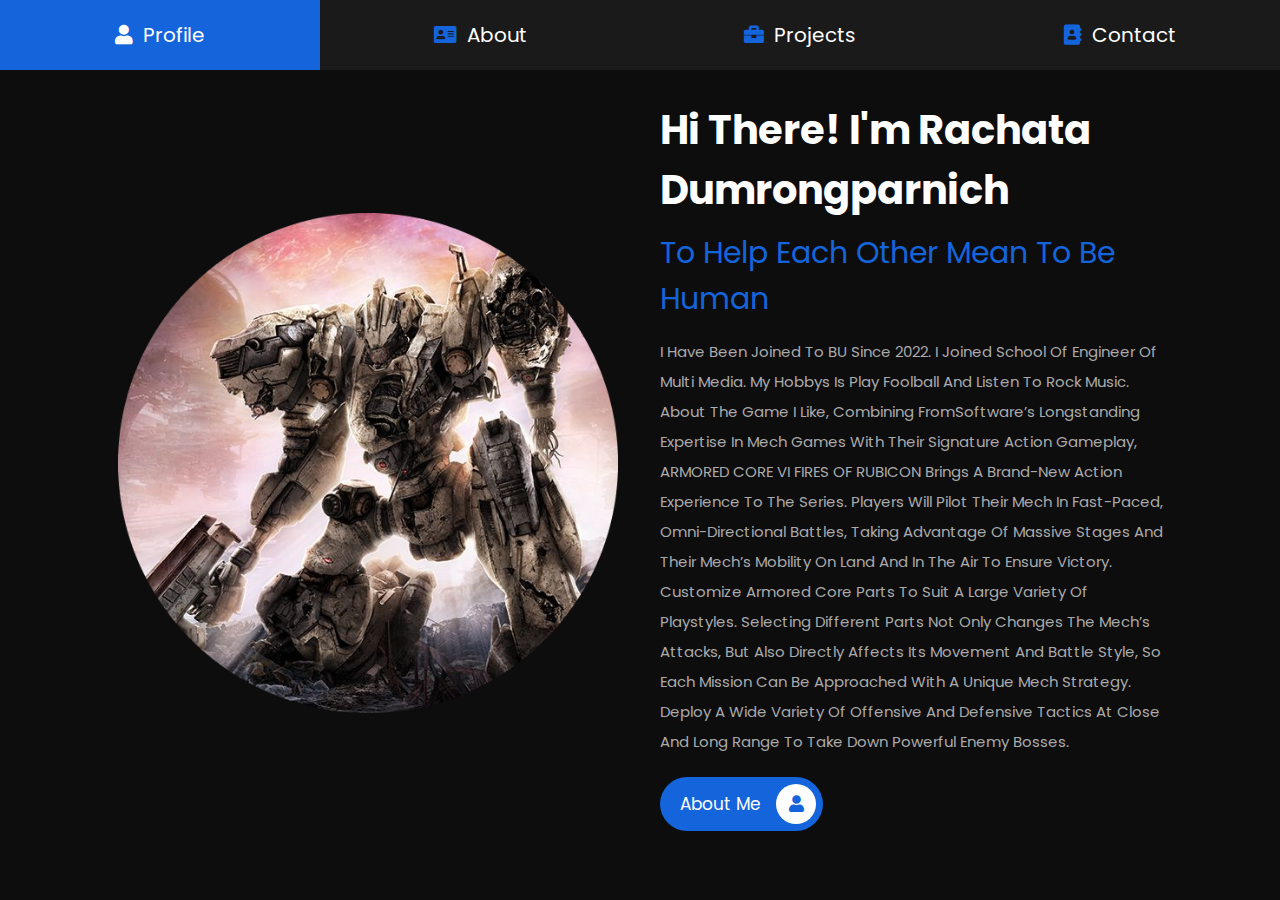
<file: index.html>
<!DOCTYPE html>
<html lang="en">
<head>
    <meta charset="UTF-8">
    <meta http-equiv="X-UA-Compatible" content="IE=edge">
    <meta name="viewport" content="width=device-width, initial-scale=1.0">
    <title>Rachata's Profile</title>

    <!-- font awesome cdn link  -->
    <link rel="stylesheet" href="https://cdnjs.cloudflare.com/ajax/libs/font-awesome/5.15.4/css/all.min.css">

    <!-- custom css file link  -->
    <link rel="stylesheet" href="css/style.css">

</head>
<body>
    
<!-- navbar section starts  -->

<nav class="navbar">
    <a href="index.html" class="active"> <i class="fas fa-user"></i> <span>profile</span> </a>
    <a href="about.html"> <i class="fas fa-address-card"></i> <span>about</span> </a>
    <a href="projects.html"> <i class="fas fa-briefcase"></i> <span>projects</span> </a>
    <a href="contact.html"> <i class="fas fa-address-book"></i> <span>contact</span> </a>
</nav>

<!-- navbar section ends -->

<!-- home section starts  -->

<section class="home">

    <div class="image">
        <img src="images/profile.png" alt="">
    </div>

    <div class="content">
        <h3>Hi there! I'm Rachata Dumrongparnich</h3>
        <span>To help each other mean to be human</span>
        <p>I have been Joined to BU since 2022. I Joined school of engineer of multi Media. My hobbys is play foolball and listen to rock music. About the game I like, Combining FromSoftware’s longstanding expertise in mech games with their signature action gameplay, ARMORED CORE VI FIRES OF RUBICON brings a brand-new action experience to the series. Players will pilot their mech in fast-paced, omni-directional battles, taking advantage of massive stages and their mech’s mobility on land and in the air to ensure victory. Customize Armored Core parts to suit a large variety of playstyles. Selecting different parts not only changes the mech’s attacks, but also directly affects its movement and battle style, so each mission can be approached with a unique mech strategy. Deploy a wide variety of offensive and defensive tactics at close and long range to take down powerful enemy bosses.</p>
        <a href="about.html" class="btn"> about me <i class="fas fa-user"></i> </a>
    </div>

</section>

<!-- home section ends -->

</body>
</html>
</file>
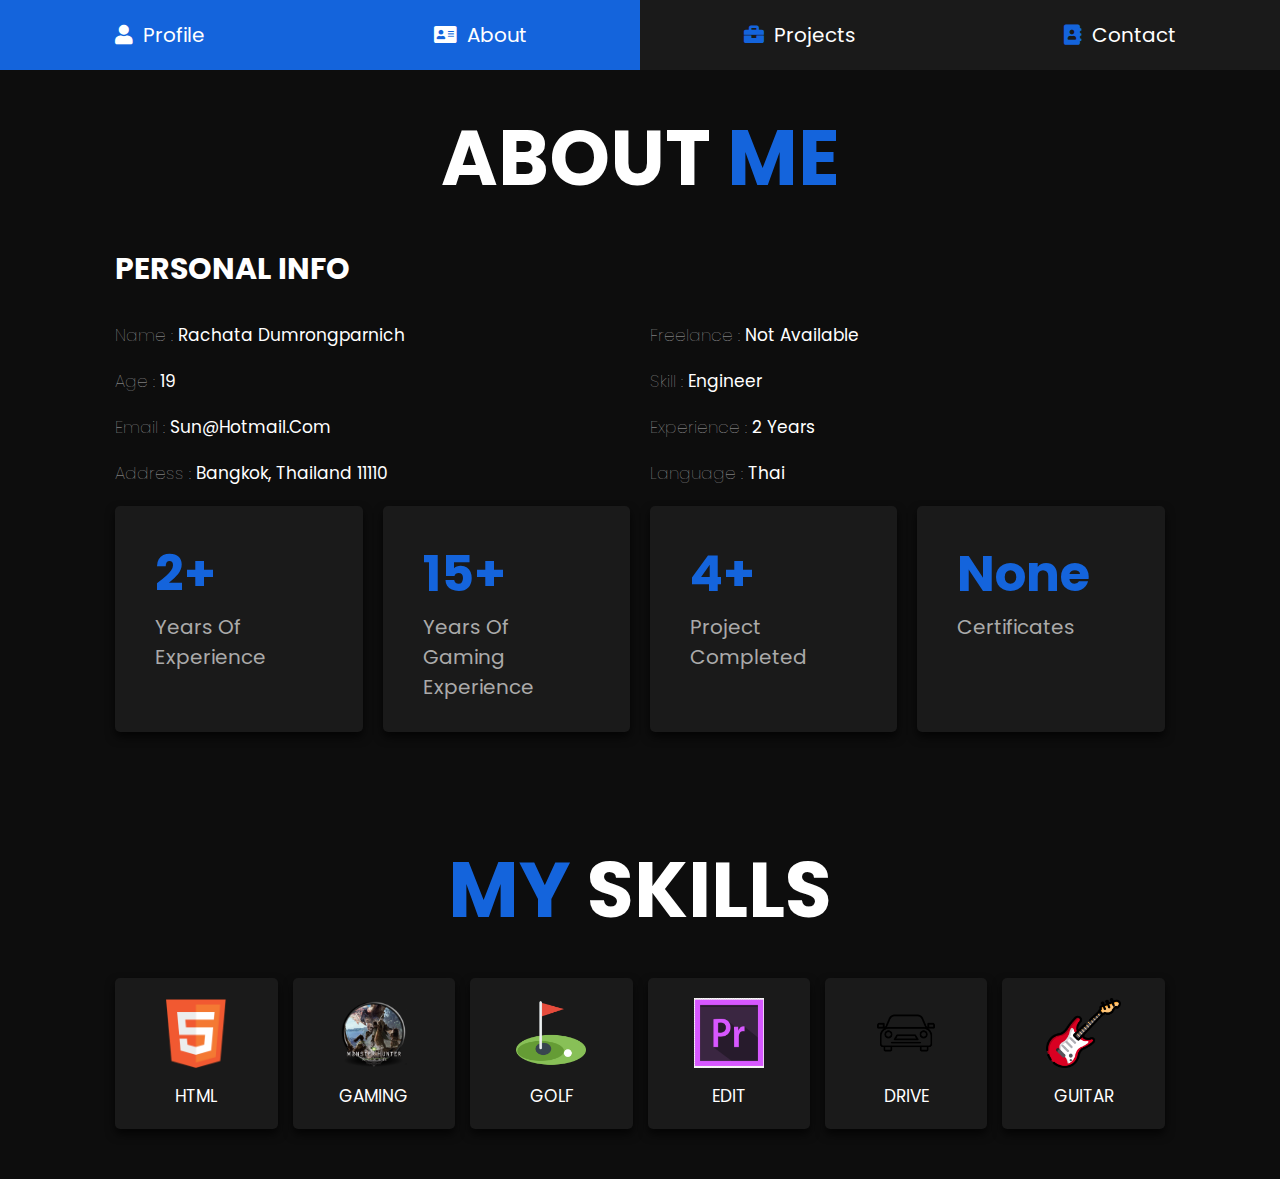
<file: about.html>
<!DOCTYPE html>
<html lang="en">

<head>
    <meta charset="UTF-8">
    <meta http-equiv="X-UA-Compatible" content="IE=edge">
    <meta name="viewport" content="width=device-width, initial-scale=1.0">
    <title>About - Rachata's Profile</title>

    <!-- font awesome cdn link  -->
    <link rel="stylesheet" href="https://cdnjs.cloudflare.com/ajax/libs/font-awesome/5.15.4/css/all.min.css">

    <!-- custom css file link  -->
    <link rel="stylesheet" href="css/style.css">

</head>

<body>

    <!-- navbar section starts  -->

    <nav class="navbar">
        <a href="index.html"> <i class="fas fa-user"></i> <span>profile</span> </a>
        <a href="about.html" class="active"> <i class="fas fa-address-card"></i> <span>about</span> </a>
        <a href="projects.html"> <i class="fas fa-briefcase"></i> <span>projects</span> </a>
        <a href="contact.html"> <i class="fas fa-address-book"></i> <span>contact</span> </a>
    </nav>

    <!-- navbar section ends -->

    <!-- about section starts  -->

    <section class="about">

        <h1 class="heading"> about <span>me</span> </h1>

        <div class="row">

            <div class="info-container">

                <h1>personal info</h1>

                <div class="box-container">

                    <div class="box">
                        <h3> <span>name : </span> Rachata Dumrongparnich </h3>
                        <h3> <span>age : </span> 19 </h3>
                        <h3> <span>email : </span> Sun@hotmail.com </h3>
                        <h3> <span>address : </span> Bangkok, Thailand 11110 </h3>
                    </div>

                    <div class="box">
                        <h3> <span>freelance : </span> Not available </h3>
                        <h3> <span>skill : </span> Engineer </h3>
                        <h3> <span>experience : </span> 2 years </h3>
                        <h3> <span>language : </span> thai </h3>
                    </div>

                </div>

                

            <div class="count-container">

                <div class="box">
                    <h3>2+</h3>
                    <p>years of experience</p>
                </div>

                <div class="box">
                    <h3>15+</h3>
                    <p>years of gaming experience</p>
                </div>

                <div class="box">
                    <h3>4+</h3>
                    <p>project completed</p>
                </div>

                <div class="box">
                    <h3>None</h3>
                    <p>Certificates</p>
                </div>

            </div>

        </div>

    </section>

    <!-- about section ends -->

    <!-- skills section starts  -->

    <section class="skills">

        <h1 class="heading"> <span>my</span> skills </h1>

        <div class="box-container">
            <div class="box">
                <img src="images/icon-1.png">
                <h3>html</h3>
            </div>
            <div class="box">
                <img src="images/icon-2.png">
                <h3>gaming</h3>
            </div>
            <div class="box">
                <img src="images/icon-3.png">
                <h3>golf</h3>
            </div>
            <div class="box">
                <img src="images/icon-4.png">
                <h3>Edit</h3>
            </div>
            <div class="box">
                <img src="images/icon-5.png">
                <h3>drive</h3>
            </div>
            <div class="box">
                <img src="images/icon-6.png">
                <h3>Guitar</h3>
            </div>
        </div>

    </section>

    <!-- skills section ends -->

    

</body>

</html>
</file>
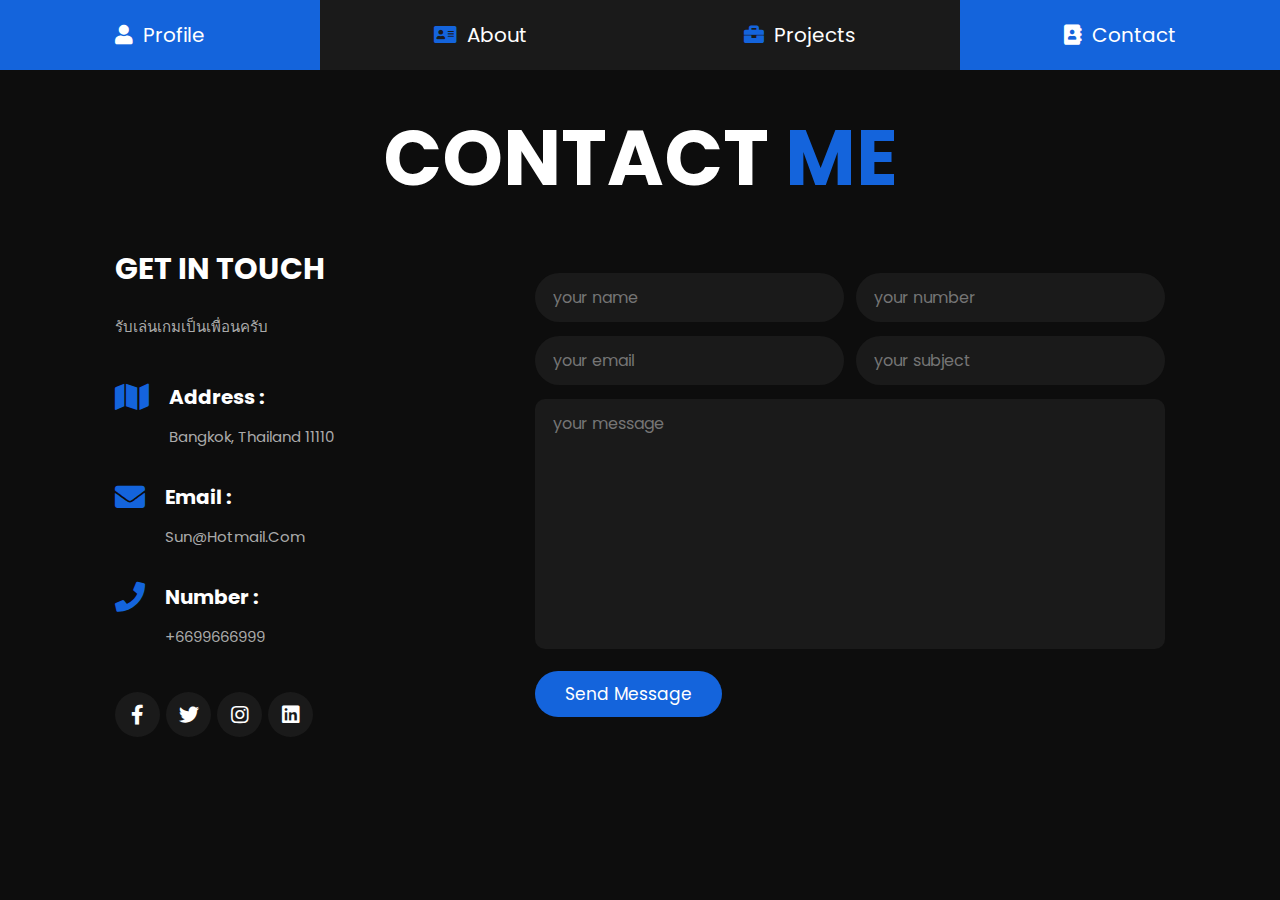
<file: contact.html>
<!DOCTYPE html>
<html lang="en">
<head>
    <meta charset="UTF-8">
    <meta http-equiv="X-UA-Compatible" content="IE=edge">
    <meta name="viewport" content="width=device-width, initial-scale=1.0">
    <title>Contact - Rachata's Profile</title>

    <!-- font awesome cdn link  -->
    <link rel="stylesheet" href="https://cdnjs.cloudflare.com/ajax/libs/font-awesome/5.15.4/css/all.min.css">

    <!-- custom css file link  -->
    <link rel="stylesheet" href="css/style.css">

</head>
<body>
    
<!-- navbar section starts  -->

<nav class="navbar">
    <a href="index.html"> <i class="fas fa-user"></i> <span>profile</span> </a>
    <a href="about.html"> <i class="fas fa-address-card"></i> <span>about</span> </a>
    <a href="projects.html"> <i class="fas fa-briefcase"></i> <span>projects</span> </a>
    <a href="contact.html" class="active"> <i class="fas fa-address-book"></i> <span>contact</span> </a>
</nav>

<!-- navbar section ends -->

<!-- contact section starts  -->

<section class="contact">

<h1 class="heading"> contact <span>me</span> </h1>

<div class="row">

    <div class="info-container">

        <h1>get in touch</h1>

        <p>รับเล่นเกมเป็นเพื่อนครับ</p>

        <div class="box-container">

            <div class="box">
                <i class="fas fa-map"></i>
                <div class="info">
                    <h3>address :</h3>
                    <p>Bangkok, Thailand 11110</p>
                </div>
            </div>

            <div class="box">
                <i class="fas fa-envelope"></i>
                <div class="info">
                    <h3>email :</h3>
                    <p>Sun@hotmail.com</p>
                </div>
            </div>

            <div class="box">
                <i class="fas fa-phone"></i>
                <div class="info">
                    <h3>number :</h3>
                    <p>+6699666999</p>
                </div>
            </div>

        </div>

        <div class="share">
            <a href="#" class="fab fa-facebook-f"></a>
            <a href="#" class="fab fa-twitter"></a>
            <a href="#" class="fab fa-instagram"></a>
            <a href="#" class="fab fa-linkedin"></a>
        </div>

    </div>

    <form action="">

        <div class="inputBox">
            <input type="text" placeholder="your name">
            <input type="number" placeholder="your number">
        </div>

        <div class="inputBox">
            <input type="email" placeholder="your email">
            <input type="text" placeholder="your subject">
        </div>

        <textarea name="" placeholder="your message" id="" cols="30" rows="10"></textarea>

        <input type="submit" value="send message" class="btn">

    </form>

</div>

</section>

<!-- contact section ends -->

</body>
</html>
</file>
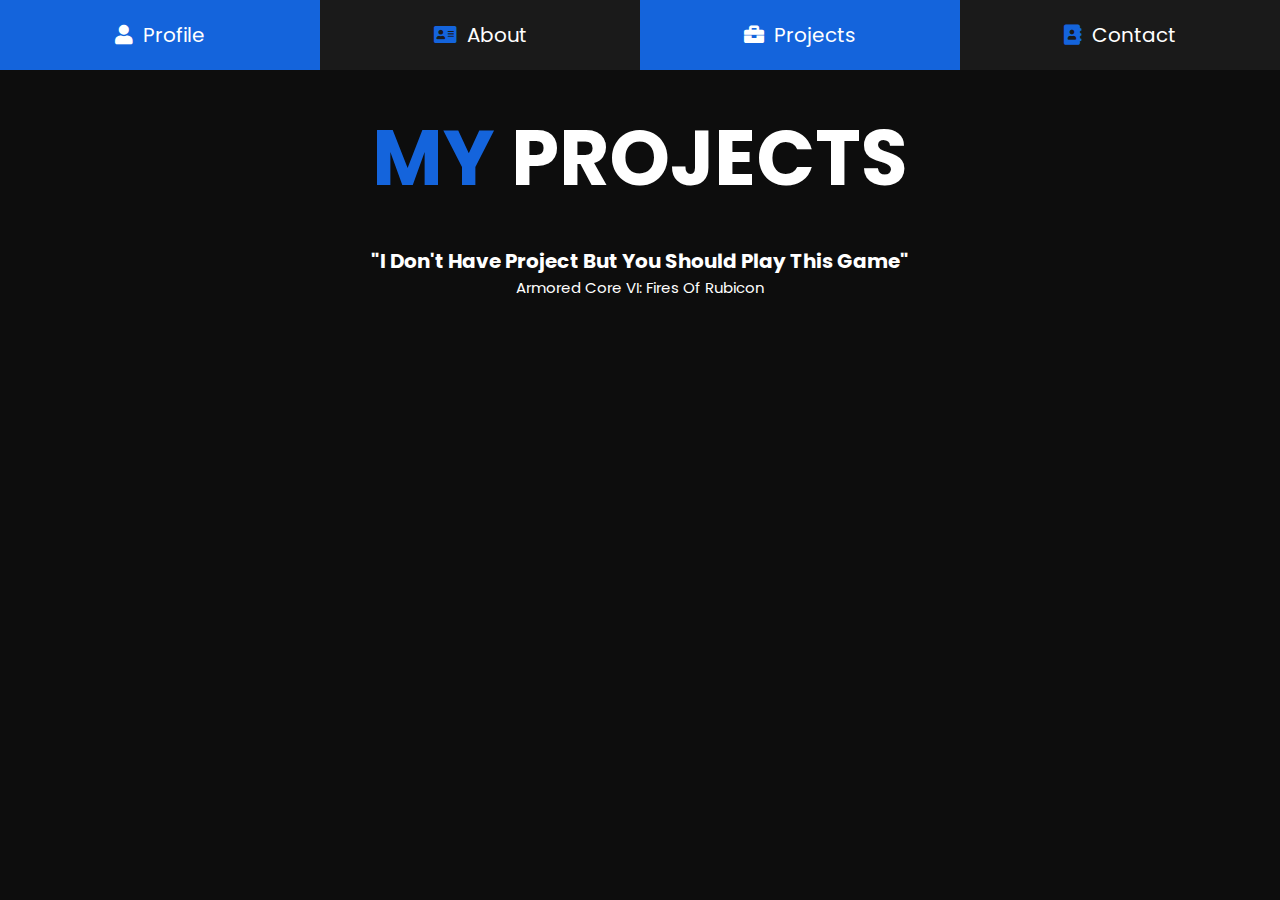
<file: projects.html>
<!DOCTYPE html>
<html lang="en">

<head>
    <meta charset="UTF-8">
    <meta http-equiv="X-UA-Compatible" content="IE=edge">
    <meta name="viewport" content="width=device-width, initial-scale=1.0">
    <title>Projects - Rachata's Profile</title>

    <!-- font awesome cdn link  -->
    <link rel="stylesheet" href="https://cdnjs.cloudflare.com/ajax/libs/font-awesome/5.15.4/css/all.min.css">

    <!-- custom css file link  -->
    <link rel="stylesheet" href="css/style.css">

</head>

<body>

    <!-- navbar section starts  -->

    <nav class="navbar">
        <a href="index.html"> <i class="fas fa-user"></i> <span>profile</span> </a>
        <a href="about.html"> <i class="fas fa-address-card"></i> <span>about</span> </a>
        <a href="projects.html" class="active"> <i class="fas fa-briefcase"></i> <span>projects</span> </a>
        <a href="contact.html"> <i class="fas fa-address-book"></i> <span>contact</span> </a>
    </nav>

    <!-- navbar section ends -->

    <!-- projects section starts  -->

    <section class="projects">
        <h1 class="heading"> <span>my</span> projects </h1>
        <h3>"I don't have project but you should play this game"</h3>
        <p>Armored Core VI: Fires of Rubicon</p>
        <div class="box-container">
            <iframe width="720" height="405" src="https://www.youtube.com/embed/aVDe1P3Z9Rk?si=eR5YadkAozDyi9Fl" title="YouTube video player" frameborder="0" allow="accelerometer; autoplay; clipboard-write; encrypted-media; gyroscope; picture-in-picture; web-share" allowfullscreen></iframe>
        </div>
    </section>

    <!-- projects section ends -->

</body>

</html>
</file>
<file: css/style.css>
@import url("https://fonts.googleapis.com/css2?family=Poppins:wght@100;300;400;500;600;700&display=swap");

* {
  font-family: 'Poppins', sans-serif;
  margin: 0;
  padding: 0;
  -webkit-box-sizing: border-box;
  box-sizing: border-box;
  text-decoration: none;
  outline: none;
  border: none;
  text-transform: capitalize;
}

html {
  font-size: 62.5%;
  overflow-x: hidden;
}

body {
  background: #0d0d0d;
  padding-top: 5rem;
}

section {
  padding: 5rem 9%;
}

.heading {
  text-align: center;
  font-size: 6vw;
  color: #fff;
  margin-bottom: 3rem;
  text-transform: uppercase;
}

.heading span {
  text-transform: uppercase;
  color: rgb(20, 100, 220);
}

.btn {
  display: inline-block;
  margin-top: 1rem;
  border-radius: 5rem;
  background: rgb(20, 100, 220);
  padding: .7rem;
  font-size: 1.7rem;
  color: #fff;
  padding-left: 2rem;
}

.btn i {
  height: 4rem;
  width: 4rem;
  line-height: 4rem;
  font-size: 1.7rem;
  text-align: center;
  background: #fff;
  color: rgb(20, 100, 220);
  border-radius: 50%;
  margin-left: 1rem;
  -webkit-transition: .2s linear;
  transition: .2s linear;
}

.btn:hover i {
  margin-left: 2rem;
}

.navbar {
  position: fixed;
  top: 0;
  left: 0;
  right: 0;
  display: -webkit-box;
  display: -ms-flexbox;
  display: flex;
  z-index: 1000;
  -webkit-box-align: end;
  -ms-flex-align: end;
  align-items: flex-end;
}

.navbar a {
  padding: 2rem;
  font-size: 2rem;
  background: #1a1a1a;
  -webkit-box-flex: 1;
  -ms-flex: 1;
  flex: 1;
  color: #fff;
  text-align: center;
  -webkit-transition: .2s linear;
  transition: .2s linear;
}

.navbar a i {
  color: rgb(20, 100, 220);
  padding-right: .5rem;
}

.navbar a:hover {
  background: rgb(20, 100, 220);
}

.navbar .active {
  background: rgb(20, 100, 220);
}

.navbar .active i {
  color: #fff;
}

.navbar a:hover i {
  color: #fff;
}

.home {
  display: -webkit-box;
  display: -ms-flexbox;
  display: flex;
  -webkit-box-align: center;
  -ms-flex-align: center;
  align-items: center;
  -ms-flex-wrap: wrap;
  flex-wrap: wrap;
  gap: 4rem;
  min-height: calc(100vh - 15rem);
}

.home .image {
  -webkit-box-flex: 1;
  -ms-flex: 1 1 42rem;
  flex: 1 1 42rem;
  text-align: center;
}

.home .image img {
  height: 50rem;
  width: 50rem;
  /* border-radius: 30% 70% 70% 30% / 30% 30% 70% 70%; */
}

.home .content {
  -webkit-box-flex: 1;
  -ms-flex: 1 1 42rem;
  flex: 1 1 42rem;
}

.home .content h3 {
  color: #fff;
  font-size: 4rem;
  padding-bottom: .5rem;
}

.home .content span {
  font-size: 3rem;
  color: rgb(20, 100, 220);
  padding: .5rem 0;
  display: block;
}

.home .content p {
  font-size: 1.5rem;
  color: #aaa;
  padding: 1rem 0;
  line-height: 2;
}

.about .row {
  display: -webkit-box;
  display: -ms-flexbox;
  display: flex;
  -webkit-box-align: center;
  -ms-flex-align: center;
  align-items: center;
  -ms-flex-wrap: wrap;
  flex-wrap: wrap;
  gap: 2rem;
}

.about .row .info-container {
  -webkit-box-flex: 1;
  -ms-flex: 1 1 42rem;
  flex: 1 1 42rem;
}

.about .row .info-container h1 {
  font-size: 3rem;
  color: #fff;
  text-transform: uppercase;
  padding-bottom: 1rem;
}

.about .row .info-container .box-container {
  padding: 1rem 0;
  display: -webkit-box;
  display: -ms-flexbox;
  display: flex;
  -ms-flex-wrap: wrap;
  flex-wrap: wrap;
  gap: 2rem;
}

.about .row .info-container .box-container .box {
  -webkit-box-flex: 1;
  -ms-flex: 1 1 20rem;
  flex: 1 1 20rem;
}

.about .row .info-container .box-container .box h3 {
  font-size: 1.7rem;
  color: #fff;
  padding: 1rem 0;
  font-weight: normal;
}

.about .row .info-container .box-container .box h3 span {
  color: #aaa;
  font-weight: lighter;
}

.about .row .count-container {
  -webkit-box-flex: 1;
  -ms-flex: 1 1 42rem;
  flex: 1 1 42rem;
  display: -webkit-box;
  display: -ms-flexbox;
  display: flex;
  -ms-flex-wrap: wrap;
  flex-wrap: wrap;
  gap: 2rem;
}

.about .row .count-container .box {
  -webkit-box-flex: 1;
  -ms-flex: 1 1 20rem;
  flex: 1 1 20rem;
  padding: 3rem 4rem;
  border-radius: .5rem;
  background: #1a1a1a;
  -webkit-box-shadow: 0 0.5rem 1rem rgba(0, 0, 0, 0.7);
  box-shadow: 0 0.5rem 1rem rgba(0, 0, 0, 0.7);
}

.about .row .count-container .box h3 {
  font-size: 5rem;
  color: rgb(20, 100, 220);
}

.about .row .count-container .box p {
  font-size: 2rem;
  color: #aaa;
}

.skills .box-container {
  display: -ms-grid;
  display: grid;
  -ms-grid-columns: (minmax(16rem, 1fr))[auto-fit];
  grid-template-columns: repeat(auto-fit, minmax(16rem, 1fr));
  gap: 1.5rem;
}

.skills .box-container .box {
  padding: 2rem;
  text-align: center;
  -webkit-box-shadow: 0 0.5rem 1rem rgba(0, 0, 0, 0.7);
  box-shadow: 0 0.5rem 1rem rgba(0, 0, 0, 0.7);
  border-radius: .5rem;
  background: #1a1a1a;
}

.skills .box-container .box:hover {
  background: #fff;
}

.skills .box-container .box:hover h3 {
  color: #0d0d0d;
}

.skills .box-container .box img {
  height: 7rem;
  margin-bottom: 1rem;
}

.skills .box-container .box h3 {
  color: #fff;
  font-size: 1.7rem;
  font-weight: normal;
  text-transform: uppercase;
}

.education .box-container {
  display: -webkit-box;
  display: -ms-flexbox;
  display: flex;
  -ms-flex-wrap: wrap;
  flex-wrap: wrap;
}

.education .box-container .box {
  -webkit-box-flex: 1;
  -ms-flex: 1 1 40rem;
  flex: 1 1 40rem;
  margin-left: 2rem;
  padding-top: 0;
  padding-bottom: 0;
  padding-left: 3.5rem;
  padding-bottom: 3rem;
  border-left: 0.1rem solid #aaa;
  position: relative;
}

.education .box-container .box i {
  height: 4.5rem;
  width: 4.5rem;
  line-height: 4.5rem;
  font-size: 1.7rem;
  border-radius: 50%;
  background: rgb(20, 100, 220);
  color: #fff;
  text-align: center;
  position: absolute;
  top: -1rem;
  left: -2.5rem;
}

.education .box-container .box span {
  font-size: 1.7rem;
  color: #fff;
  border-radius: 5rem;
  padding: .5rem 1.5rem;
  background: #1a1a1a;
}

.education .box-container .box h3 {
  font-size: 2rem;
  padding: 1rem 0;
  color: #fff;
  padding-top: 3rem;
  font-weight: normal;
}

.education .box-container .box p {
  font-size: 1.5rem;
  color: #aaa;
  line-height: 2;
}

.projects {
  text-align: center;
}

.projects .box-container {
  display: -ms-grid;
  display: grid;
  -ms-grid-columns: (minmax(31rem, 1fr))[auto-fit];
  grid-template-columns: repeat(auto-fit, minmax(31rem, 1fr));
  gap: 1.5rem;
  margin-bottom: 2rem;
  justify-items: center;
}

.projects .box-container .box {
  height: 30rem;
  overflow: hidden;
  position: relative;
}

.projects h3 {
  color: #fff;
  font-size: 2rem;
}

.projects p {
  color: #fff;
  font-size: 1.5rem;
  margin-bottom: 5rem;
}

.projects .box-container .box:hover .content {
  -webkit-transform: translateY(0%);
  transform: translateY(0%);
}

.projects .box-container .box img {
  height: 100%;
  width: 100%;
  -o-object-fit: cover;
  object-fit: cover;
}

.projects .box-container .box .content {
  position: absolute;
  top: 0;
  left: 0;
  height: 100%;
  width: 100%;
  background: #1a1a1a;
  display: -webkit-box;
  display: -ms-flexbox;
  display: flex;
  -webkit-box-orient: vertical;
  -webkit-box-direction: normal;
  -ms-flex-flow: column;
  flex-flow: column;
  -webkit-box-align: center;
  -ms-flex-align: center;
  align-items: center;
  -webkit-box-pack: center;
  -ms-flex-pack: center;
  justify-content: center;
  padding: 2rem;
  -webkit-transform: translateY(-100%);
  transform: translateY(-100%);
  -webkit-transition: .2s linear;
  transition: .2s linear;
}

.projects .box-container .box .content h3 {
  font-size: 2.5rem;
  color: #fff;
  text-transform: uppercase;
  font-weight: normal;
}

.projects .box-container .box .content p {
  padding: 1rem 0;
  font-size: 1.5rem;
  line-height: 2;
  color: #aaa;
}

.projects .box-container .box .content a {
  font-size: 2rem;
  color: rgb(20, 100, 220);
}

.projects .box-container .box .content a:hover {
  color: #fff;
}

.contact .row {
  display: -webkit-box;
  display: -ms-flexbox;
  display: flex;
  -webkit-box-align: center;
  -ms-flex-align: center;
  align-items: center;
  -ms-flex-wrap: wrap;
  flex-wrap: wrap;
  gap: 2rem;
}

.contact .row .info-container {
  width: 40rem;
}

.contact .row .info-container h1 {
  font-size: 3rem;
  text-transform: uppercase;
  color: #fff;
  padding-bottom: 1rem;
}

.contact .row .info-container p {
  font-size: 1.5rem;
  line-height: 2;
  color: #aaa;
  padding: 1rem 0;
}

.contact .row .info-container .box-container {
  padding: 2rem 0;
}

.contact .row .info-container .box-container .box {
  display: -webkit-box;
  display: -ms-flexbox;
  display: flex;
  gap: 2rem;
  padding: 1rem 0;
}

.contact .row .info-container .box-container .box i {
  font-size: 3rem;
  color: rgb(20, 100, 220);
}

.contact .row .info-container .box-container .box h3 {
  font-size: 2rem;
  color: #fff;
}

.contact .row .info-container .share a {
  font-size: 2rem;
  height: 4.5rem;
  width: 4.5rem;
  line-height: 4.5rem;
  border-radius: 50%;
  background: #1a1a1a;
  color: #fff;
  text-align: center;
  margin-right: .3rem;
}

.contact .row .info-container .share a:hover {
  background: rgb(20, 100, 220);
}

.contact .row form {
  -webkit-box-flex: 1;
  -ms-flex: 1 1 42rem;
  flex: 1 1 42rem;
}

.contact .row form .inputBox {
  display: -webkit-box;
  display: -ms-flexbox;
  display: flex;
  -ms-flex-wrap: wrap;
  flex-wrap: wrap;
  -webkit-box-pack: justify;
  -ms-flex-pack: justify;
  justify-content: space-between;
}

.contact .row form .inputBox input {
  width: 49%;
}

.contact .row form .inputBox input,
.contact .row form textarea {
  border-radius: 5rem;
  padding: 1.2rem 1.8rem;
  font-size: 1.6rem;
  color: #fff;
  text-transform: none;
  margin: .7rem 0;
  background: #1a1a1a;
}

.contact .row form textarea {
  width: 100%;
  border-radius: 1rem;
  resize: none;
  height: 25rem;
}

.contact .row form .btn {
  padding: 1rem 3rem;
  cursor: pointer;
}

.contact .row form .btn:hover {
  background: #fff;
  color: #0d0d0d;
}

@media (max-width: 1200px) {
  html {
    font-size: 55%;
  }

  section {
    padding: 3rem 2rem;
  }
}

@media (max-width: 768px) {
  .heading {
    font-size: 12vw;
  }

  .navbar a i {
    padding: 0;
  }

  .navbar a span {
    display: none;
  }

  .navbar a:hover {
    padding-bottom: 2rem;
  }

  .home {
    text-align: center;
    gap: 2rem;
  }

  .home .image img {
    height: 30rem;
    width: 30rem;
  }

  .home .content h3 {
    font-size: 3rem;
  }

  .home .content span {
    font-size: 2.5rem;
  }

  .contact .row form .inputBox input {
    width: 100%;
    margin-bottom: 1rem;
  }
}

@media (max-width: 450px) {
  html {
    font-size: 50%;
  }
}

/*# sourceMappingURL=style.css.map */
</file>
